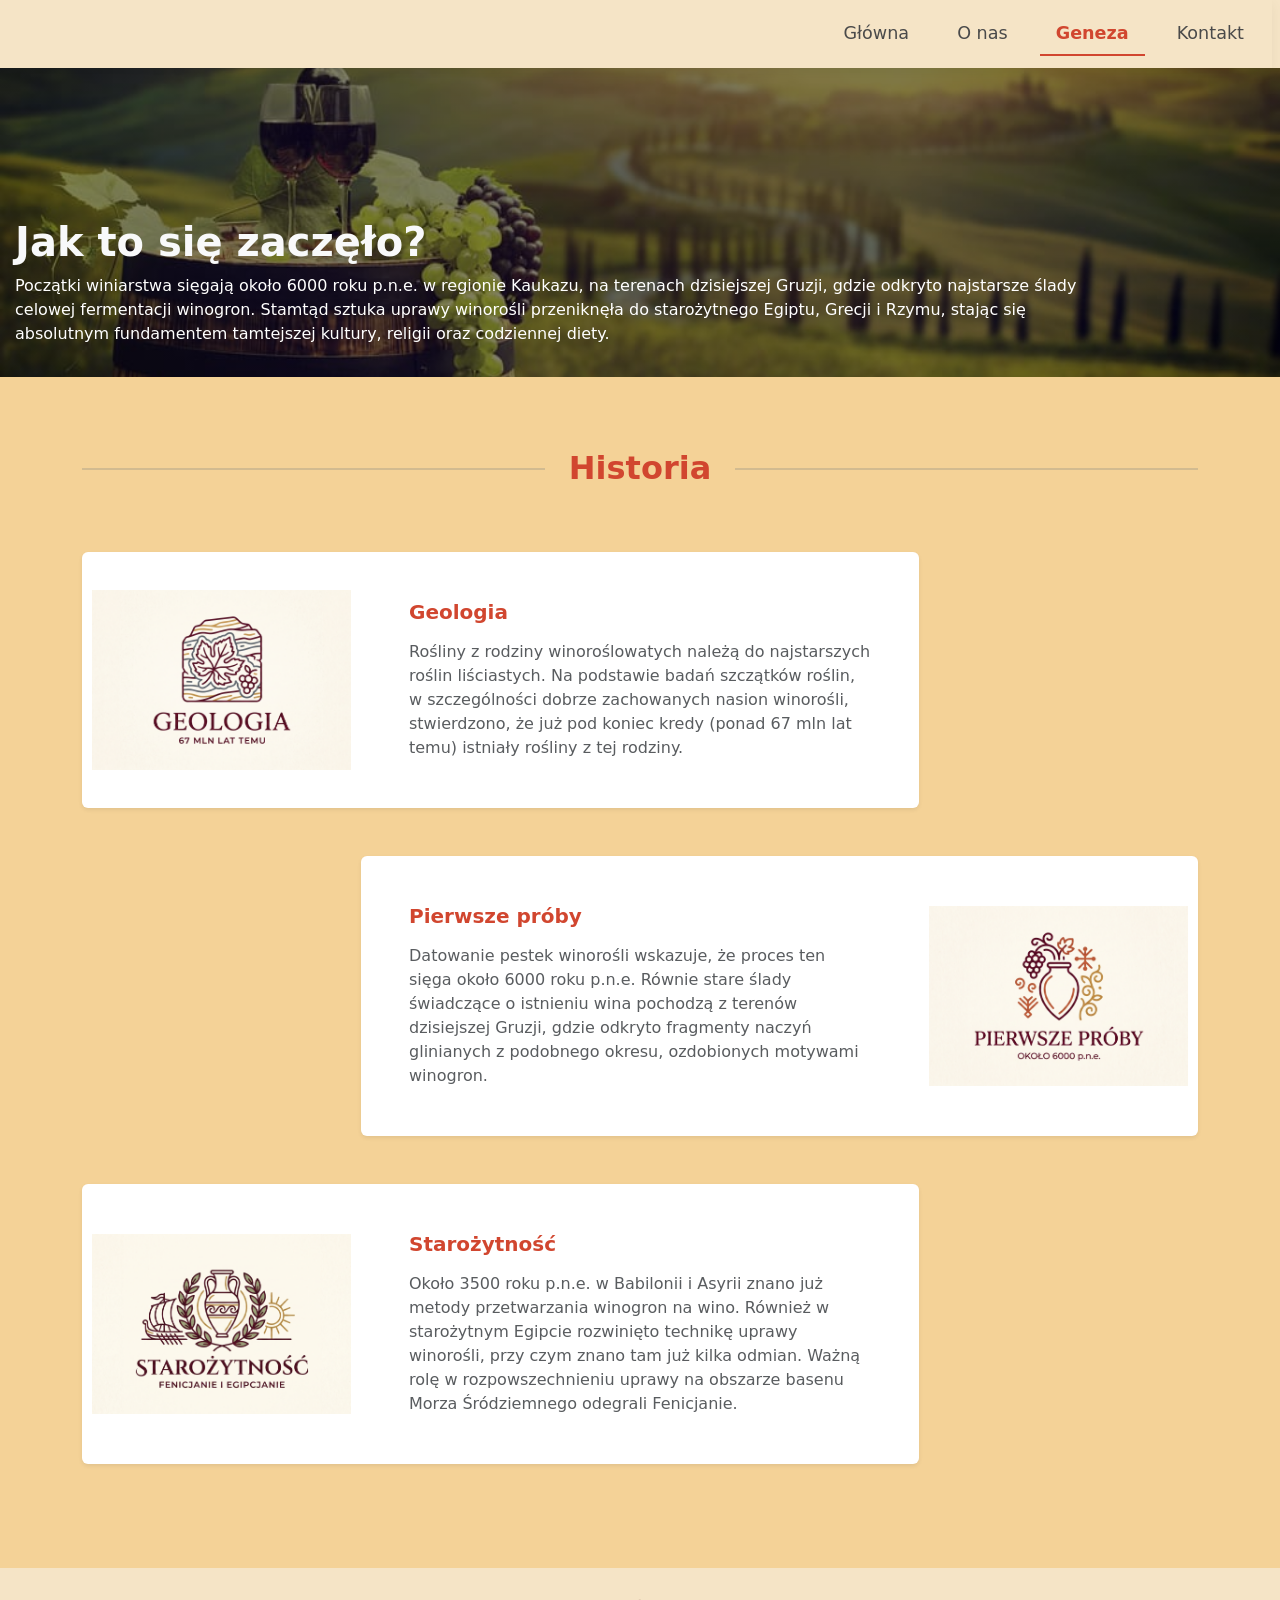
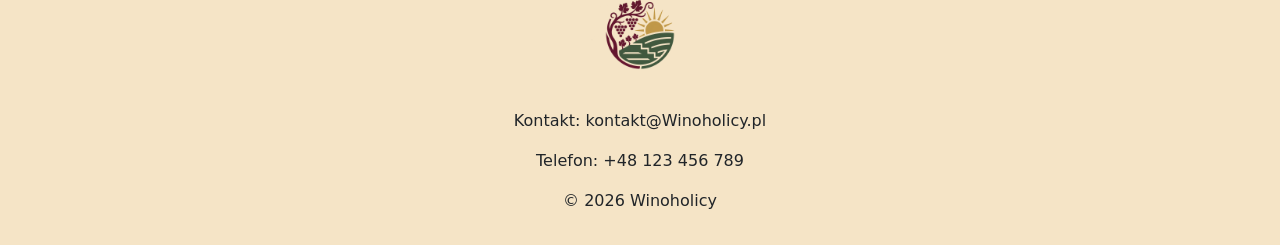
<file: geneza.html>
<!DOCTYPE html>
<html lang="pl">
<head>
    <meta charset="UTF-8">
    <meta name="viewport" content="width=device-width, initial-scale=1.0">
    <title>Geneza</title>
    <link href="https://cdn.jsdelivr.net/npm/bootstrap@5/dist/css/bootstrap.min.css" rel="stylesheet">
    <link rel="stylesheet" href="styl.css">

</head>
<body>
<nav class="navbar navbar-expand-md nawigacja-glowna body-colors me-2">
    <div class="container-fluid justify-content-end">
        <button class="navbar-toggler" type="button" data-bs-toggle="collapse" data-bs-target="#navbarNav">
            <span class="navbar-toggler-icon"></span>
        </button>
        <div class="collapse navbar-collapse justify-content-end" id="navbarNav">
            <ul class="navbar-nav nav justify-content-end nav-underline text-dark-emphasis">
                <li class="nav-item">
                    <a class="nav-link text-dark" href="index.html">Główna</a>
                </li>
                <li class="nav-item">
                    <a class="nav-link text-dark" href="O nas.html">O nas</a>
                </li>
                <li class="nav-item">
                    <a class="nav-link text-dark active" href="geneza.html">Geneza</a>
                </li>
                <li class="nav-item">
                    <a class="nav-link text-dark" href="Kontakt.html">Kontakt</a>
                </li>
            </ul>
        </div>
    </div>
</nav>
<header class="naglowek2">
    <section class="kontener">
        <article class="tresc">
            <h1 class="fs-1 fw-bold text-light">Jak to się zaczęło?</h1>
            <p class="text-wrap" style="max-width: 67rem;">
                Początki winiarstwa sięgają około 6000 roku p.n.e. w regionie Kaukazu, na terenach dzisiejszej Gruzji, gdzie odkryto najstarsze ślady celowej fermentacji winogron. Stamtąd sztuka uprawy winorośli przeniknęła do starożytnego Egiptu, Grecji i Rzymu, stając się absolutnym fundamentem tamtejszej kultury, religii oraz codziennej diety.
            </p>
        </article>
    </section>
</header>

<section id="wina" class="py-5">
    <div class="container py-4">
        
        <div class="text-center mb-5 d-flex align-items-center">
            <div class="flex-grow-1 border-bottom border-2 border-secondary opacity-25"></div>
            <h2 class="tekst-wino fw-bold mx-4 mb-0">Historia</h2>
            <div class="flex-grow-1 border-bottom border-2 border-secondary opacity-25"></div>
        </div>

        <div class="col-md-9 py-3 mb-3">
            <div class="card h-100 karta-wina border-0 shadow-sm overflow-hidden">
                <div class="row g-0 align-items-center h-100">
                    <div class="col-md-4">
                        <img src="img/ikona1.png" class="img-fluid w-100 h-100 dopasuj" style="min-height: 200px;" alt="Geologia">
                    </div>
                    <div class="col-md-8">
                        <div class="card-body text-start p-4 p-md-5">
                            <h5 class="card-title fw-bold tekst-wino mb-3">Geologia</h5>
                            <p class="card-text text-muted mb-0">Rośliny z rodziny winoroślowatych należą do najstarszych roślin liściastych. Na podstawie badań szczątków roślin, w szczególności dobrze zachowanych nasion winorośli, stwierdzono, że już pod koniec kredy (ponad 67 mln lat temu) istniały rośliny z tej rodziny.</p>
                        </div>
                    </div>
                </div>
            </div>
        </div>

        <div class="col-md-9 py-3 mb-3 ms-auto">
            <div class="card h-100 karta-wina border-0 shadow-sm overflow-hidden">
                <div class="row g-0 align-items-center h-100 flex-md-row-reverse">
                    <div class="col-md-4">
                        <img src="img/ikona2.png" class="img-fluid w-100 h-100 dopasuj" style="min-height: 200px;" alt="Pierwsze wina">
                    </div>
                    <div class="col-md-8">
                        <div class="card-body text-start p-4 p-md-5">
                            <h5 class="card-title fw-bold tekst-wino mb-3">Pierwsze próby</h5>
                            <p class="card-text text-muted mb-0">Datowanie pestek winorośli wskazuje, że proces ten sięga około 6000 roku p.n.e. Równie stare ślady świadczące o istnieniu wina pochodzą z terenów dzisiejszej Gruzji, gdzie odkryto fragmenty naczyń glinianych z podobnego okresu, ozdobionych motywami winogron.</p>
                        </div>
                    </div>
                </div>
            </div>
        </div>

        <div class="col-md-9 py-3 mb-3">
            <div class="card h-100 karta-wina border-0 shadow-sm overflow-hidden">
                <div class="row g-0 align-items-center h-100">
                    <div class="col-md-4">
                        <img src="img/ikona3.png" class="img-fluid w-100 h-100 dopasuj" style="min-height: 200px;" alt="Starożytność">
                    </div>
                    <div class="col-md-8">
                        <div class="card-body text-start p-4 p-md-5">
                            <h5 class="card-title fw-bold tekst-wino mb-3">Starożytność</h5>
                            <p class="card-text text-muted mb-0">Około 3500 roku p.n.e. w Babilonii i Asyrii znano już metody przetwarzania winogron na wino. Również w starożytnym Egipcie rozwinięto technikę uprawy winorośli, przy czym znano tam już kilka odmian. Ważną rolę w rozpowszechnieniu uprawy na obszarze basenu Morza Śródziemnego odegrali Fenicjanie.</p>
                        </div>
                    </div>
                </div>
            </div>
        </div>

    </div>
</section>




<footer class="d-block text-center py-3 md-4">
    <img src="img/logowino.png" alt="Logo Winiarni" class="footer-logo">

    <p >Kontakt: kontakt@Winoholicy.pl</p>
    <p>Telefon: +48 123 456 789</p>
    <p>&copy; 2026 Winoholicy</p>
</footer>
<script src="https://cdn.jsdelivr.net/npm/bootstrap@5.3.2/dist/js/bootstrap.bundle.min.js"></script>
</body>
</html>
</file>
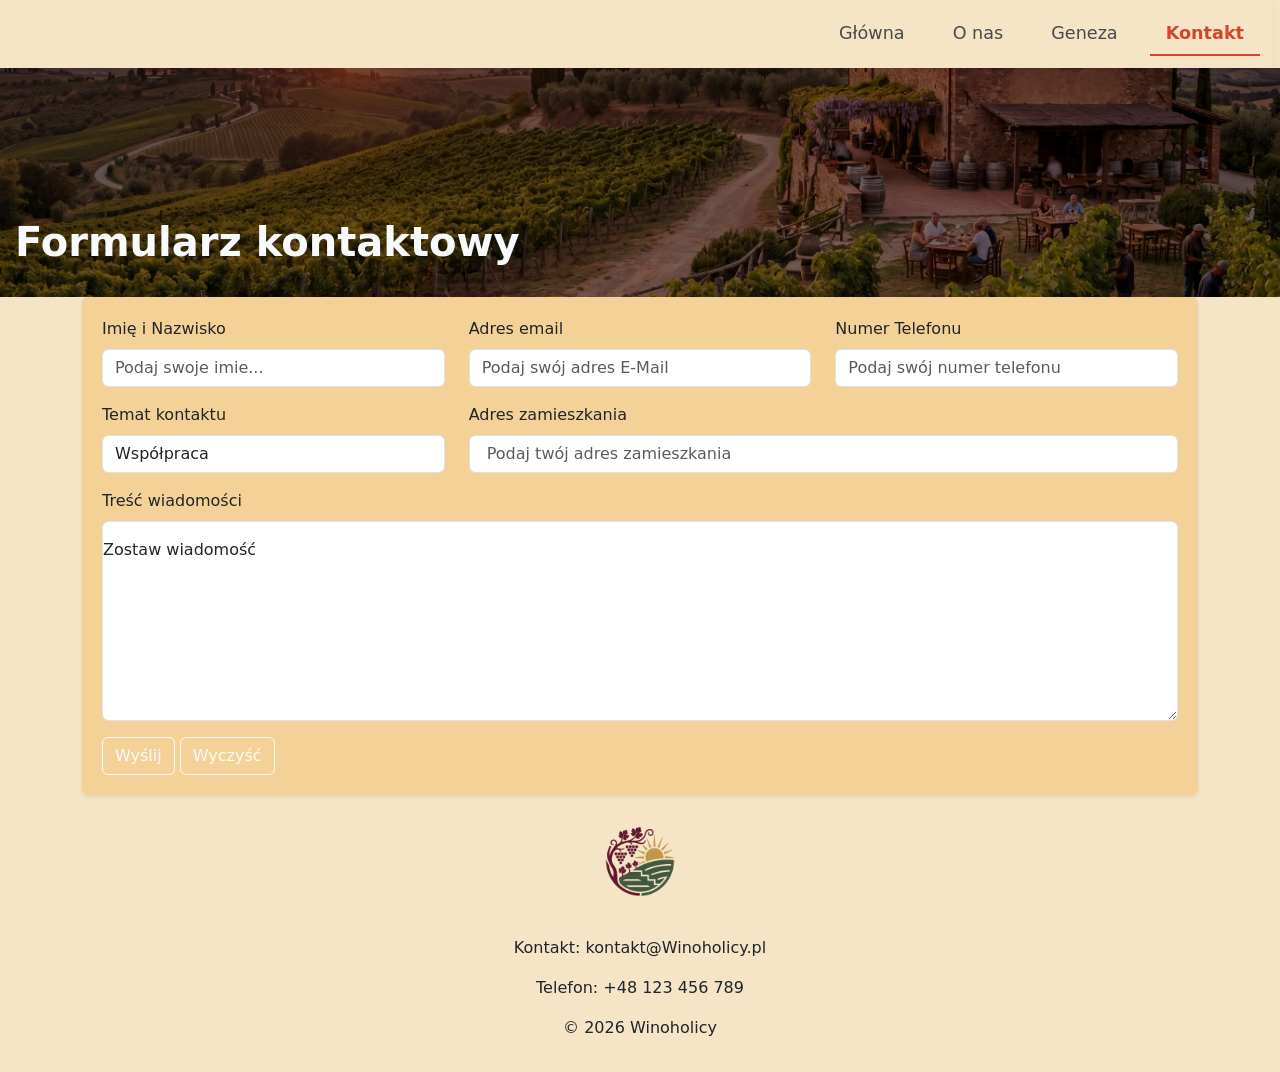
<file: kontakt.html>
<!DOCTYPE html>
<html lang="pl">
<head>
  <meta charset="UTF-8">
  <meta name="viewport" content="width=device-width, initial-scale=1.0">
  <title>Kontakt</title>
  <link href="https://cdn.jsdelivr.net/npm/bootstrap@5/dist/css/bootstrap.min.css" rel="stylesheet">
  <link rel="stylesheet" href="styl.css">
</head>
<body>

<nav class="navbar navbar-expand-md nawigacja-glowna body-colors me-2">
    <div class="container-fluid justify-content-end">
        <button class="navbar-toggler" type="button" data-bs-toggle="collapse" data-bs-target="#navbarNav">
            <span class="navbar-toggler-icon"></span>
        </button>
        <div class="collapse navbar-collapse justify-content-end" id="navbarNav">
            <ul class="navbar-nav nav justify-content-end nav-underline text-dark-emphasis">
                <li class="nav-item">
                    <a class="nav-link text-dark" href="index.html">Główna</a>
                </li>
                <li class="nav-item">
                    <a class="nav-link text-dark" href="O nas.html">O nas</a>
                </li>
                <li class="nav-item">
                    <a class="nav-link text-dark" href="geneza.html">Geneza</a>
                </li>
                <li class="nav-item">
                    <a class="nav-link text-dark active" href="Kontakt.html">Kontakt</a>
                </li>
            </ul>
        </div>
    </div>
</nav>

<header class="naglowek4">
    <section class="kontener">
        <article class="tresc">
            <h1 class="fs-1 fw-bold text-light">Formularz kontaktowy</h1>
            <p class="text-wrap" style="width: 67rem;"></p>
        </article>
    </section>
</header>

<main>
  <section>
    <form action="#" method="post">
      <div class="container">
        <div class="card h-100 karta-formularz border-0 shadow-sm">
        <div class="row align-items-start">
          <div class="mb-3 col-md-4">
            <label for="imie" class="form-label">Imię i Nazwisko</label>
            <input class="form-control" type="text" name="" id="imie" minlength="3" required placeholder="Podaj swoje imie...">
          </div>
          <div class="mb-3 col-md-4">
            <label for="email" class="form-label">Adres email</label>
            <input class="form-control" type="email" name="" id="email" required placeholder="Podaj swój adres E-Mail">
          </div>
          <div class="mb-3 col-md-4">
            <label for="telefon" class="form-label">Numer Telefonu</label>
            <input class="form-control" type="tel" name="" pattern="[0-9]{9}" id="telefon" placeholder="Podaj swój numer telefonu" required maxlength="9" title="Podaj dokładnie 9 cyfr bez spacji i myślników">
          </div>
        </div>

        <div class="row">
          <div class="mb-3 col-md-4">
            <label for="temat" class="form-label">Temat kontaktu</label>
            <select class="form-control" id="temat">
              <option value="1">Współpraca</option>
              <option value="2">Reklamacja</option>
              <option value="3">Dostępność produktów</option>
              <option value="4">Inne</option>
            </select>
          </div>
          <div class="mb-3 col-md-8">
            <label for="adres" class="form-label">Adres zamieszkania</label>
            <input class="form-control" type="text" name="" id="adres" required placeholder=" Podaj twój adres zamieszkania">
          </div>
        </div>

        <div class="row">
          <label for="floatingTextarea" class="form-label">Treść wiadomości</label>
          <div class="form-floating komentarz">
            <textarea class="form-control komentarz" placeholder="Leave a comment here" id="floatingTextarea"></textarea>
            <label for="floatingTextarea">Zostaw wiadomość</label>
          </div>
        </div>

        <div class="row align-items-start mt-3">
          <div class="col">
            <input class="btn btn-outline-light btn-md" type="submit" value="Wyślij">
            <input class="btn btn-outline-light btn-md" type="reset" value="Wyczyść">
          </div>
        </div>
      </div>
    </div>
    </form>
  </section>
</main>

<footer class="d-block text-center py-3 md-4">
    <img src="img/logowino.png" alt="Logo Winiarni" class="footer-logo">
    <p>Kontakt: kontakt@Winoholicy.pl</p>
    <p>Telefon: +48 123 456 789</p>
    <p>&copy; 2026 Winoholicy</p>
</footer>

<script src="https://cdn.jsdelivr.net/npm/bootstrap@5.3.2/dist/js/bootstrap.bundle.min.js"></script>
</body>
</html>
</file>
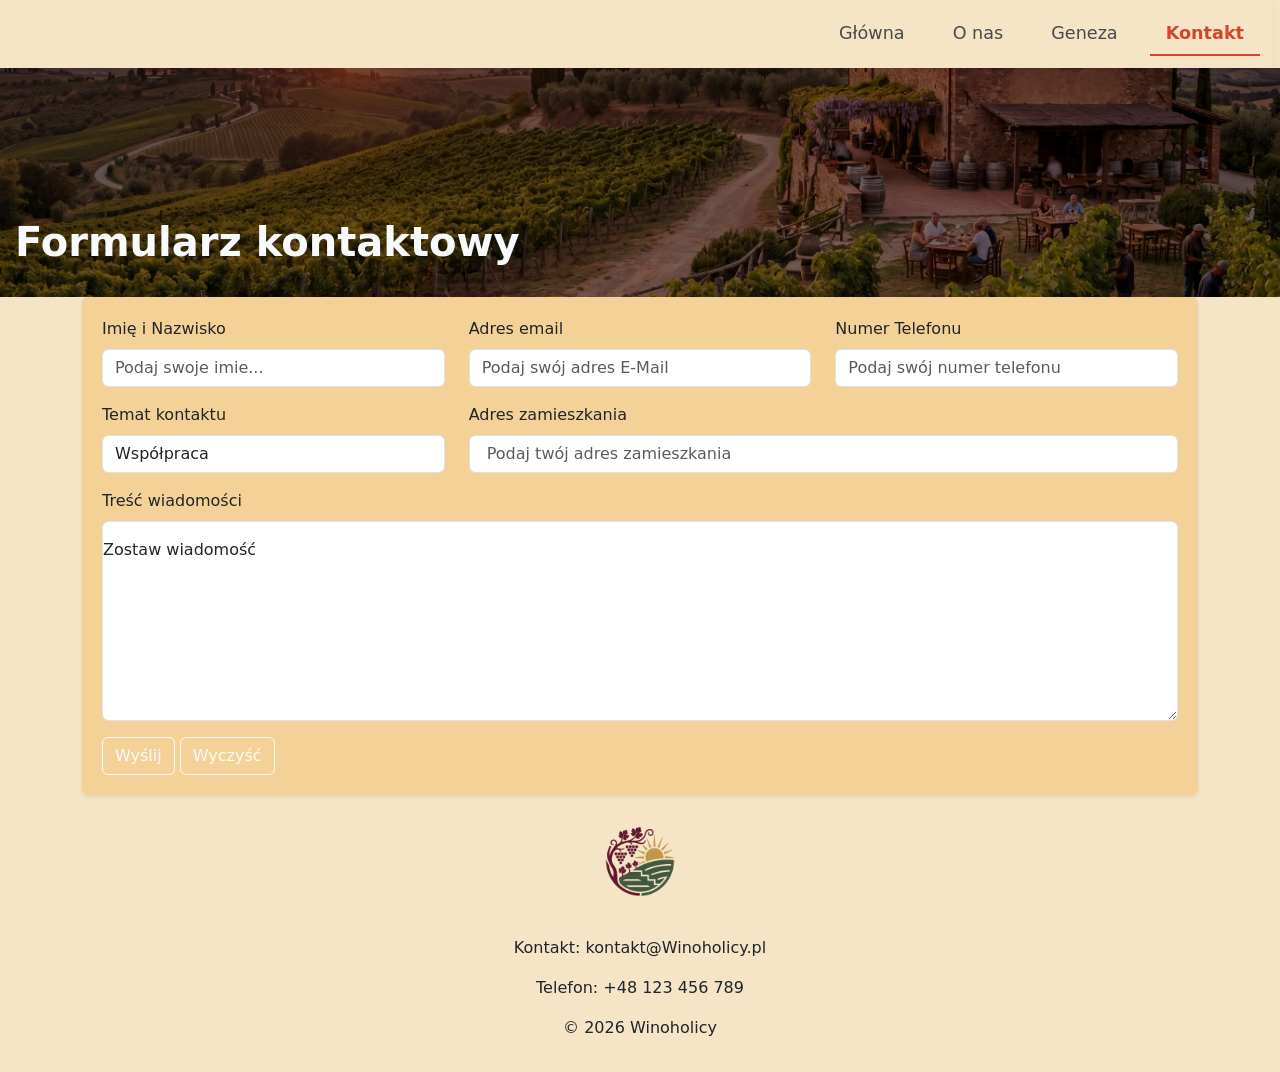
<file: Kontakt.html>
<!DOCTYPE html>
<html lang="pl">
<head>
  <meta charset="UTF-8">
  <meta name="viewport" content="width=device-width, initial-scale=1.0">
  <title>Kontakt</title>
  <link href="https://cdn.jsdelivr.net/npm/bootstrap@5/dist/css/bootstrap.min.css" rel="stylesheet">
  <link rel="stylesheet" href="styl.css">
</head>
<body>

<nav class="navbar navbar-expand-md nawigacja-glowna body-colors me-2">
    <div class="container-fluid justify-content-end">
        <button class="navbar-toggler" type="button" data-bs-toggle="collapse" data-bs-target="#navbarNav">
            <span class="navbar-toggler-icon"></span>
        </button>
        <div class="collapse navbar-collapse justify-content-end" id="navbarNav">
            <ul class="navbar-nav nav justify-content-end nav-underline text-dark-emphasis">
                <li class="nav-item">
                    <a class="nav-link text-dark" href="index.html">Główna</a>
                </li>
                <li class="nav-item">
                    <a class="nav-link text-dark" href="O nas.html">O nas</a>
                </li>
                <li class="nav-item">
                    <a class="nav-link text-dark" href="geneza.html">Geneza</a>
                </li>
                <li class="nav-item">
                    <a class="nav-link text-dark active" href="Kontakt.html">Kontakt</a>
                </li>
            </ul>
        </div>
    </div>
</nav>

<header class="naglowek4">
    <section class="kontener">
        <article class="tresc">
            <h1 class="fs-1 fw-bold text-light">Formularz kontaktowy</h1>
            <p class="text-wrap" style="max-width: 67rem;"></p>
        </article>
    </section>
</header>

<main>
  <section>
    <form action="#" method="post">
      <div class="container">
        <div class="card h-100 karta-formularz border-0 shadow-sm">
        <div class="row align-items-start">
          <div class="mb-3 col-md-4">
            <label for="imie" class="form-label">Imię i Nazwisko</label>
            <input class="form-control" type="text" name="" id="imie" minlength="3" required placeholder="Podaj swoje imie...">
          </div>
          <div class="mb-3 col-md-4">
            <label for="email" class="form-label">Adres email</label>
            <input class="form-control" type="email" name="" id="email" required placeholder="Podaj swój adres E-Mail">
          </div>
          <div class="mb-3 col-md-4">
            <label for="telefon" class="form-label">Numer Telefonu</label>
            <input class="form-control" type="tel" name="" pattern="[0-9]{9}" id="telefon" placeholder="Podaj swój numer telefonu" required maxlength="9" title="Podaj dokładnie 9 cyfr bez spacji i myślników">
          </div>
        </div>

        <div class="row">
          <div class="mb-3 col-md-4">
            <label for="temat" class="form-label">Temat kontaktu</label>
            <select class="form-control" id="temat">
              <option value="1">Współpraca</option>
              <option value="2">Reklamacja</option>
              <option value="3">Dostępność produktów</option>
              <option value="4">Inne</option>
            </select>
          </div>
          <div class="mb-3 col-md-8">
            <label for="adres" class="form-label">Adres zamieszkania</label>
            <input class="form-control" type="text" name="" id="adres" required placeholder=" Podaj twój adres zamieszkania">
          </div>
        </div>

        <div class="row">
          <label for="floatingTextarea" class="form-label">Treść wiadomości</label>
          <div class="form-floating komentarz">
            <textarea class="form-control komentarz" placeholder="Leave a comment here" id="floatingTextarea"></textarea>
            <label for="floatingTextarea">Zostaw wiadomość</label>
          </div>
        </div>

        <div class="row align-items-start mt-3">
          <div class="col">
            <input class="btn btn-outline-light btn-md" type="submit" value="Wyślij">
            <input class="btn btn-outline-light btn-md" type="reset" value="Wyczyść">
          </div>
        </div>
      </div>
    </div>
    </form>
  </section>
</main>

<footer class="d-block text-center py-3 md-4">
    <img src="img/logowino.png" alt="Logo Winiarni" class="footer-logo">
    <p>Kontakt: kontakt@Winoholicy.pl</p>
    <p>Telefon: +48 123 456 789</p>
    <p>&copy; 2026 Winoholicy</p>
</footer>

<script src="https://cdn.jsdelivr.net/npm/bootstrap@5.3.2/dist/js/bootstrap.bundle.min.js"></script>
</body>
</html>
</file>
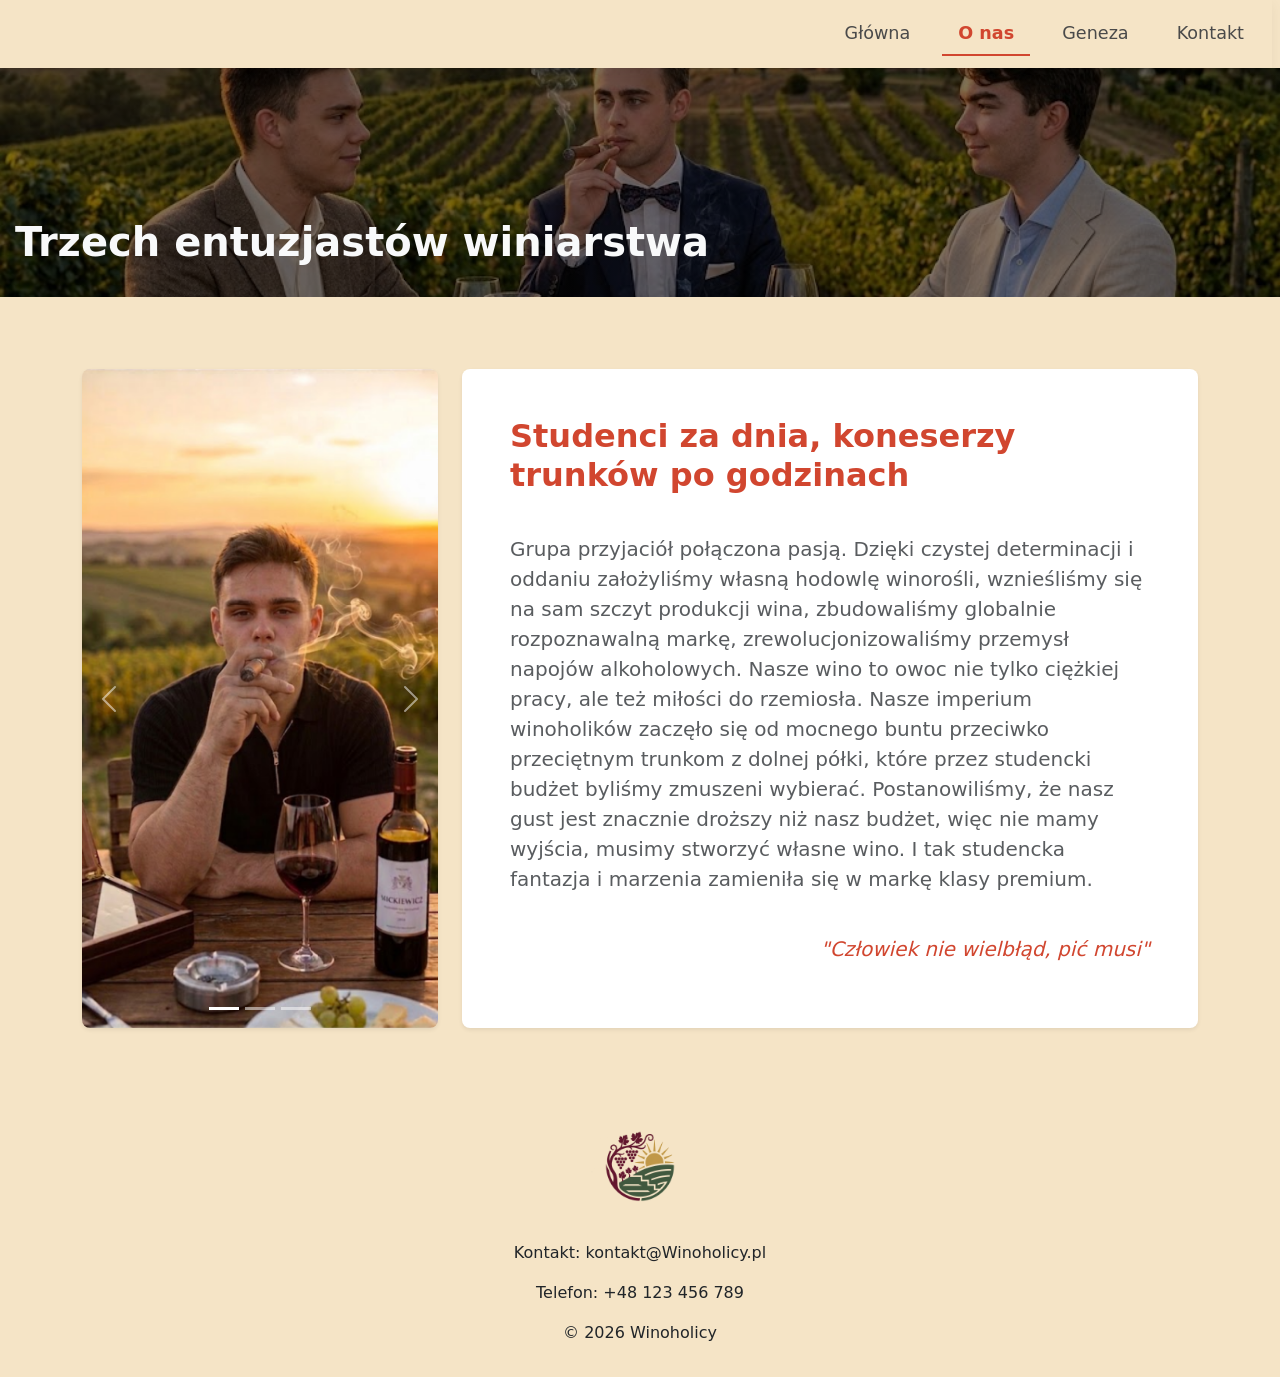
<file: O nas.html>
<!DOCTYPE html>
<html lang="pl">
<head>
    <meta charset="UTF-8">
    <meta name="viewport" content="width=device-width, initial-scale=1.0">
    <title>O nas</title>
    <link href="https://cdn.jsdelivr.net/npm/bootstrap@5/dist/css/bootstrap.min.css" rel="stylesheet">
    <link rel="stylesheet" href="styl.css">
</head>
<body>

<nav class="navbar navbar-expand-md nawigacja-glowna body-colors me-2">
    <div class="container-fluid justify-content-end">
        <button class="navbar-toggler" type="button" data-bs-toggle="collapse" data-bs-target="#navbarNav">
            <span class="navbar-toggler-icon"></span>
        </button>
        <div class="collapse navbar-collapse justify-content-end" id="navbarNav">
            <ul class="navbar-nav nav justify-content-end nav-underline text-dark-emphasis">
                <li class="nav-item">
                    <a class="nav-link text-dark" href="index.html">Główna</a>
                </li>
                <li class="nav-item">
                    <a class="nav-link text-dark active" href="O nas.html">O nas</a>
                </li>
                <li class="nav-item">
                    <a class="nav-link text-dark" href="geneza.html">Geneza</a>
                </li>
                <li class="nav-item">
                    <a class="nav-link text-dark" href="Kontakt.html">Kontakt</a>
                </li>
            </ul>
        </div>
    </div>
</nav>

<header class="naglowek3">
    <section class="kontener">
        <article class="tresc">
            <h1 class="fs-1 fw-bold text-light">Trzech entuzjastów winiarstwa</h1>
            <p class="text-wrap" style="max-width: 67rem;"></p>
        </article>
    </section>
</header>

<main>
    <section id="o-nas" class="py-5">
        <div class="container py-4">
            <div class="row g-4 align-items-stretch">
                
                <div class="col-md-5 col-lg-4">
                    <div id="galeriaWinnicy" class="carousel slide h-100 shadow-sm" data-bs-ride="carousel" style="border-radius: 8px; overflow: hidden;">
                        
                        <div class="carousel-indicators mb-2">
                            <button type="button" data-bs-target="#galeriaWinnicy" data-bs-slide-to="0" class="active" aria-current="true" aria-label="Slide 1"></button>
                            <button type="button" data-bs-target="#galeriaWinnicy" data-bs-slide-to="1" aria-label="Slide 2"></button>
                            <button type="button" data-bs-target="#galeriaWinnicy" data-bs-slide-to="2" aria-label="Slide 3"></button>
                        </div>
                        
                        <div class="carousel-inner h-100">
                            <div class="carousel-item active h-100">
                                <img src="img/Michał.png" class="d-block w-100 h-100 dopasuj-zdjecie" alt="Michal">
                            </div>
                            <div class="carousel-item h-100">
                                <img src="img/Wiktor.png" class="d-block w-100 h-100 dopasuj-zdjecie" alt="Wiktor">
                            </div>
                            <div class="carousel-item h-100">
                                <img src="img/Patryk.png" class="d-block w-100 h-100 dopasuj-zdjecie" alt="Patryk">
                            </div>
                        </div>
                        
                        <button class="carousel-control-prev" type="button" data-bs-target="#galeriaWinnicy" data-bs-slide="prev">
                            <span class="carousel-control-prev-icon" aria-hidden="true"></span>
                            <span class="visually-hidden">Poprzedni</span>
                        </button>
                        <button class="carousel-control-next" type="button" data-bs-target="#galeriaWinnicy" data-bs-slide="next">
                            <span class="carousel-control-next-icon" aria-hidden="true"></span>
                            <span class="visually-hidden">Następny</span>
                        </button>
                    </div>
                </div>
                
                <div class="col-md-7 col-lg-8">
                    <div class="card h-100 border-0 shadow-sm p-4 p-md-5" style="border-radius: 8px;">
                        <div class="card-body d-flex flex-column p-0">
                            
                            <h2 class="tekst-wino fw-bold mb-4">Studenci za dnia, koneserzy trunków po godzinach</h2>
                            <p class="text-muted mt-3 fs-5" > Grupa przyjaciół połączona pasją. Dzięki czystej determinacji i oddaniu założyliśmy własną hodowlę winorośli, wznieśliśmy się na sam szczyt produkcji wina, zbudowaliśmy globalnie rozpoznawalną markę, zrewolucjonizowaliśmy przemysł napojów alkoholowych. Nasze wino to owoc nie tylko ciężkiej pracy, ale też miłości do rzemiosła. Nasze imperium winoholików zaczęło się od mocnego buntu przeciwko przeciętnym trunkom z dolnej półki, które przez studencki budżet byliśmy zmuszeni wybierać. Postanowiliśmy, że nasz gust jest znacznie droższy niż nasz budżet, więc nie mamy wyjścia, musimy stworzyć własne wino. I tak studencka fantazja i marzenia zamieniła się w markę klasy premium.</p>
                            
                            <div class="mt-auto text-end mb-0 pt-4">
                                <blockquote class="blockquote">
                                    <p class="fst-italic fs-5 tekst-wino">"Człowiek nie wielbłąd, pić musi"</p>
                                </blockquote>
                            </div>
                            
                        </div>
                    </div>
                </div>
                
            </div>
        </div>
    </section>
</main>

<footer class="d-block text-center py-3 md-4">
    <img src="img/logowino.png" alt="Logo Winiarni" class="footer-logo">
    <p >Kontakt: kontakt@Winoholicy.pl</p>
    <p>Telefon: +48 123 456 789</p>
    <p>&copy; 2026 Winoholicy</p>
</footer>

<script src="https://cdn.jsdelivr.net/npm/bootstrap@5.3.2/dist/js/bootstrap.bundle.min.js"></script>
</body>
</html>
</file>
<file: styl.css>
.naglowek1 {
    background-image: linear-gradient(rgba(0, 0, 0, 0.5), rgba(0, 0, 0, 0.5)), url('img/puzzle-castorland-4000-pieces-vineyard-village.png');
    background-size: cover;
    background-position: center;
    color: white;
    padding: 150px 15px 15px;
}
.naglowek2 {
    background-image: linear-gradient(rgba(0, 0, 0, 0.5), rgba(0, 0, 0, 0.5)), url('img/winogrona.png');
    background-size: cover;
    background-position: center;
    color: white;
    padding: 150px 15px 15px;
}

.naglowek3 {
    background-image: linear-gradient(rgba(0, 0, 0, 0.5), rgba(0, 0, 0, 0.5)), url('img/trio.jpg');
    background-size: cover;
    background-position: center;
    color: white;
    padding: 150px 15px 15px;
}
.naglowek4{
    background-image: linear-gradient(rgba(0, 0, 0, 0.5), rgba(0, 0, 0, 0.5)), url('img/winiarnia_2.png');
    background-size: cover;
    background-position: center;
    color: white;
    padding: 150px 15px 15px; 
}

body {
    background-color: rgb(245, 228, 198);
}
#wina{
    background-color: rgb(244, 210, 151) ;
}

.karta-wina:hover {
    transform: scale(1.02);
    transition: 0.3s ease-in-out;
    box-shadow: 0 10px 20px rgba(0,0,0,0.1);
}
.karta-formularz{
    box-shadow: 0 10px 20px rgba(0,0,0,0.1);
    background-color:  rgb(244, 210, 151);
    padding: 20px;

}

#floatingTextarea {
    height: 200px !important;
}
.tekst-wino {
    color: #D1462F !important;
}
.tlo-wino {
    background-color: #D1462F !important;
}

.przycisk-wino:hover {
    background-color: #ae3d29;
    color: white;
}
.footer-logo {
    width: 100px;
    height: auto;
    display: block;
    margin-left: auto;
    margin-right: auto;
    margin-bottom: 25px;
    border-radius: 50%;
}
.dopasuj {
    object-fit: cover;
    object-position: center;
    padding: 10px;
}

.nawigacja-glowna {
    background-color: rgb(245, 228, 198) !important;
    box-shadow: 0 4px 12px rgba(0, 0, 0, 0.05);
    padding: 12px 0;
}

.nawigacja-glowna .nav-link {
    color: #4a4a4a !important;
    font-weight: 500;
    font-size: 1.1rem;
    padding: 8px 16px !important;
    transition: color 0.2s ease-in-out;
}

.nawigacja-glowna .nav-link:hover,
.nawigacja-glowna .nav-link.active {
    color: #D1462F !important;
}

.navbar-toggler {
    border: 2px solid #D1462F !important;
    padding: 6px 10px;
}

.navbar-toggler-icon {
    filter: invert(34%) sepia(85%) saturate(1914%) hue-rotate(345deg) brightness(86%) contrast(89%);
}

.navbar-toggler:focus {
    box-shadow: 0 0 0 0.25rem rgba(209, 70, 47, 0.25) !important;
}

@media (max-width: 767.98px) {
    .nawigacja-glowna .navbar-nav {
        padding-top: 15px;
        text-align: center;
    }
    .nawigacja-glowna .nav-link {
        border-bottom: 1px solid rgba(209, 70, 47, 0.1);
    }
}
</file>
